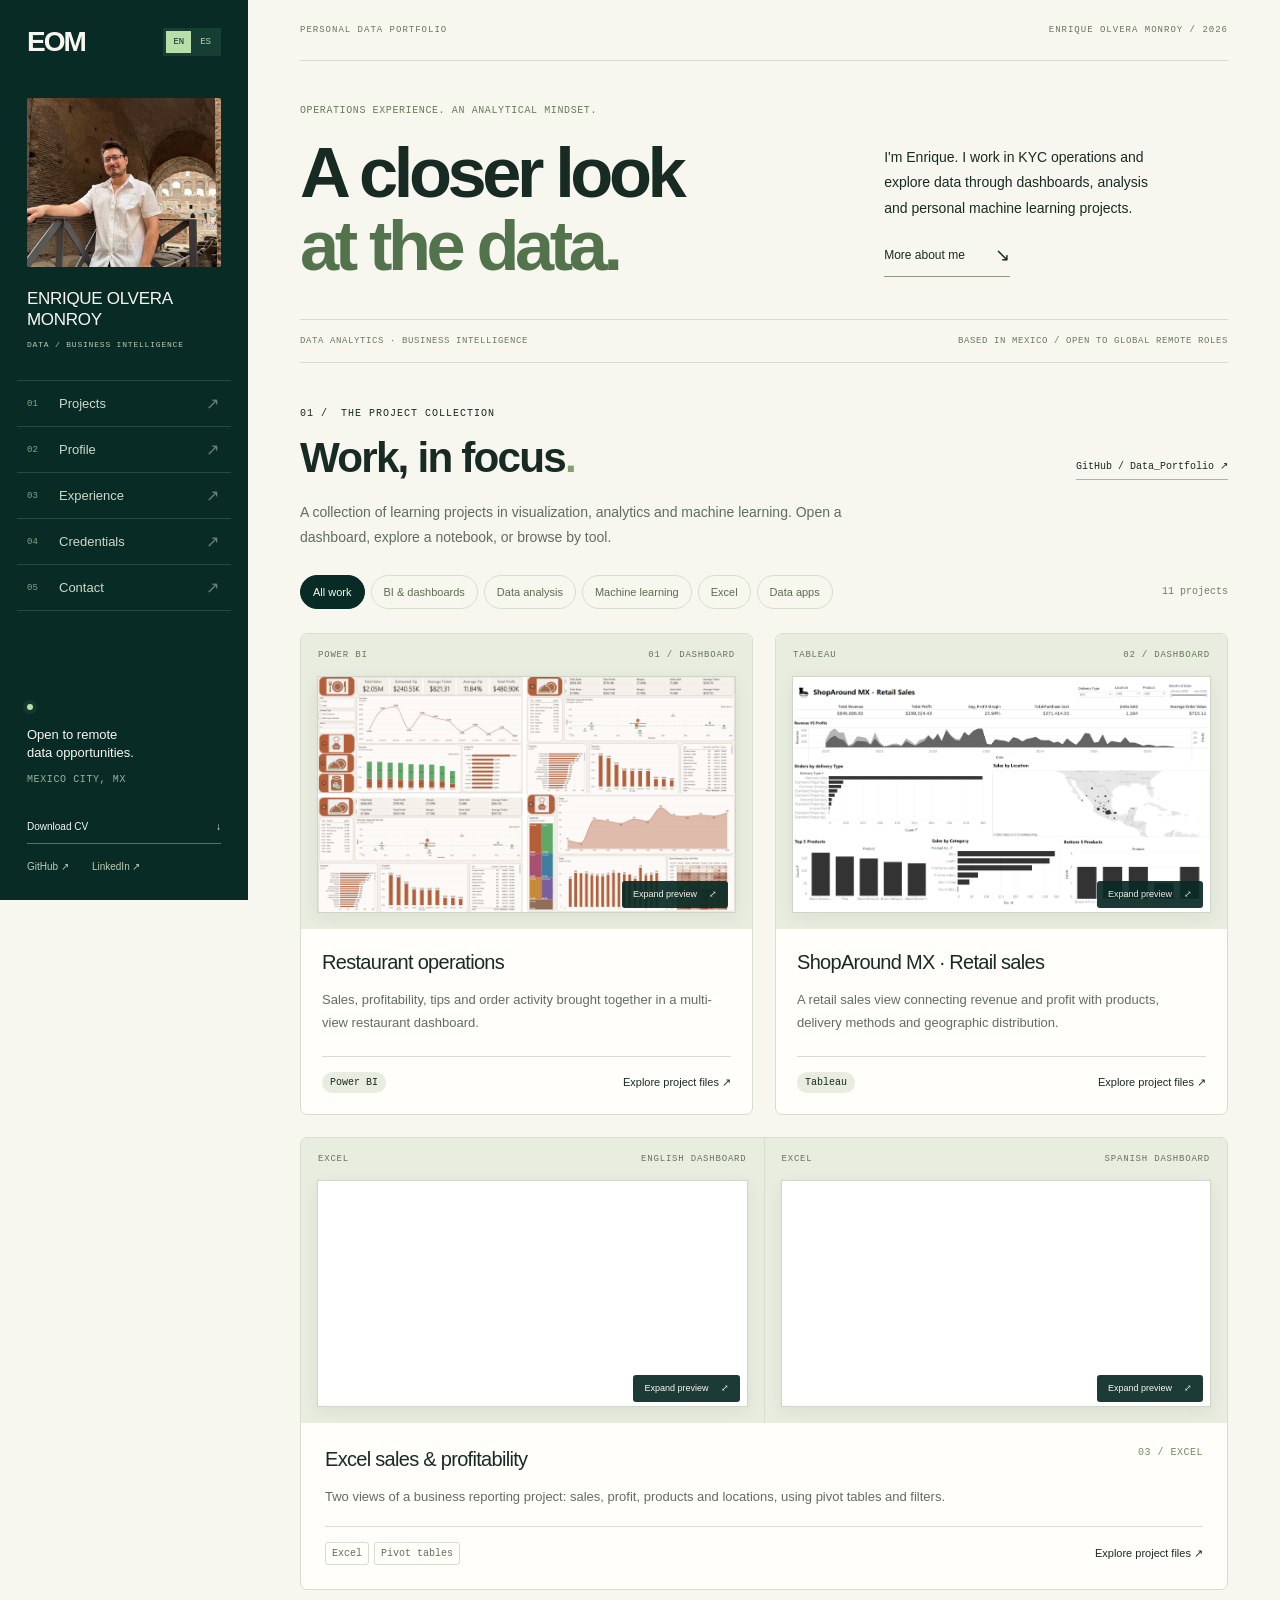
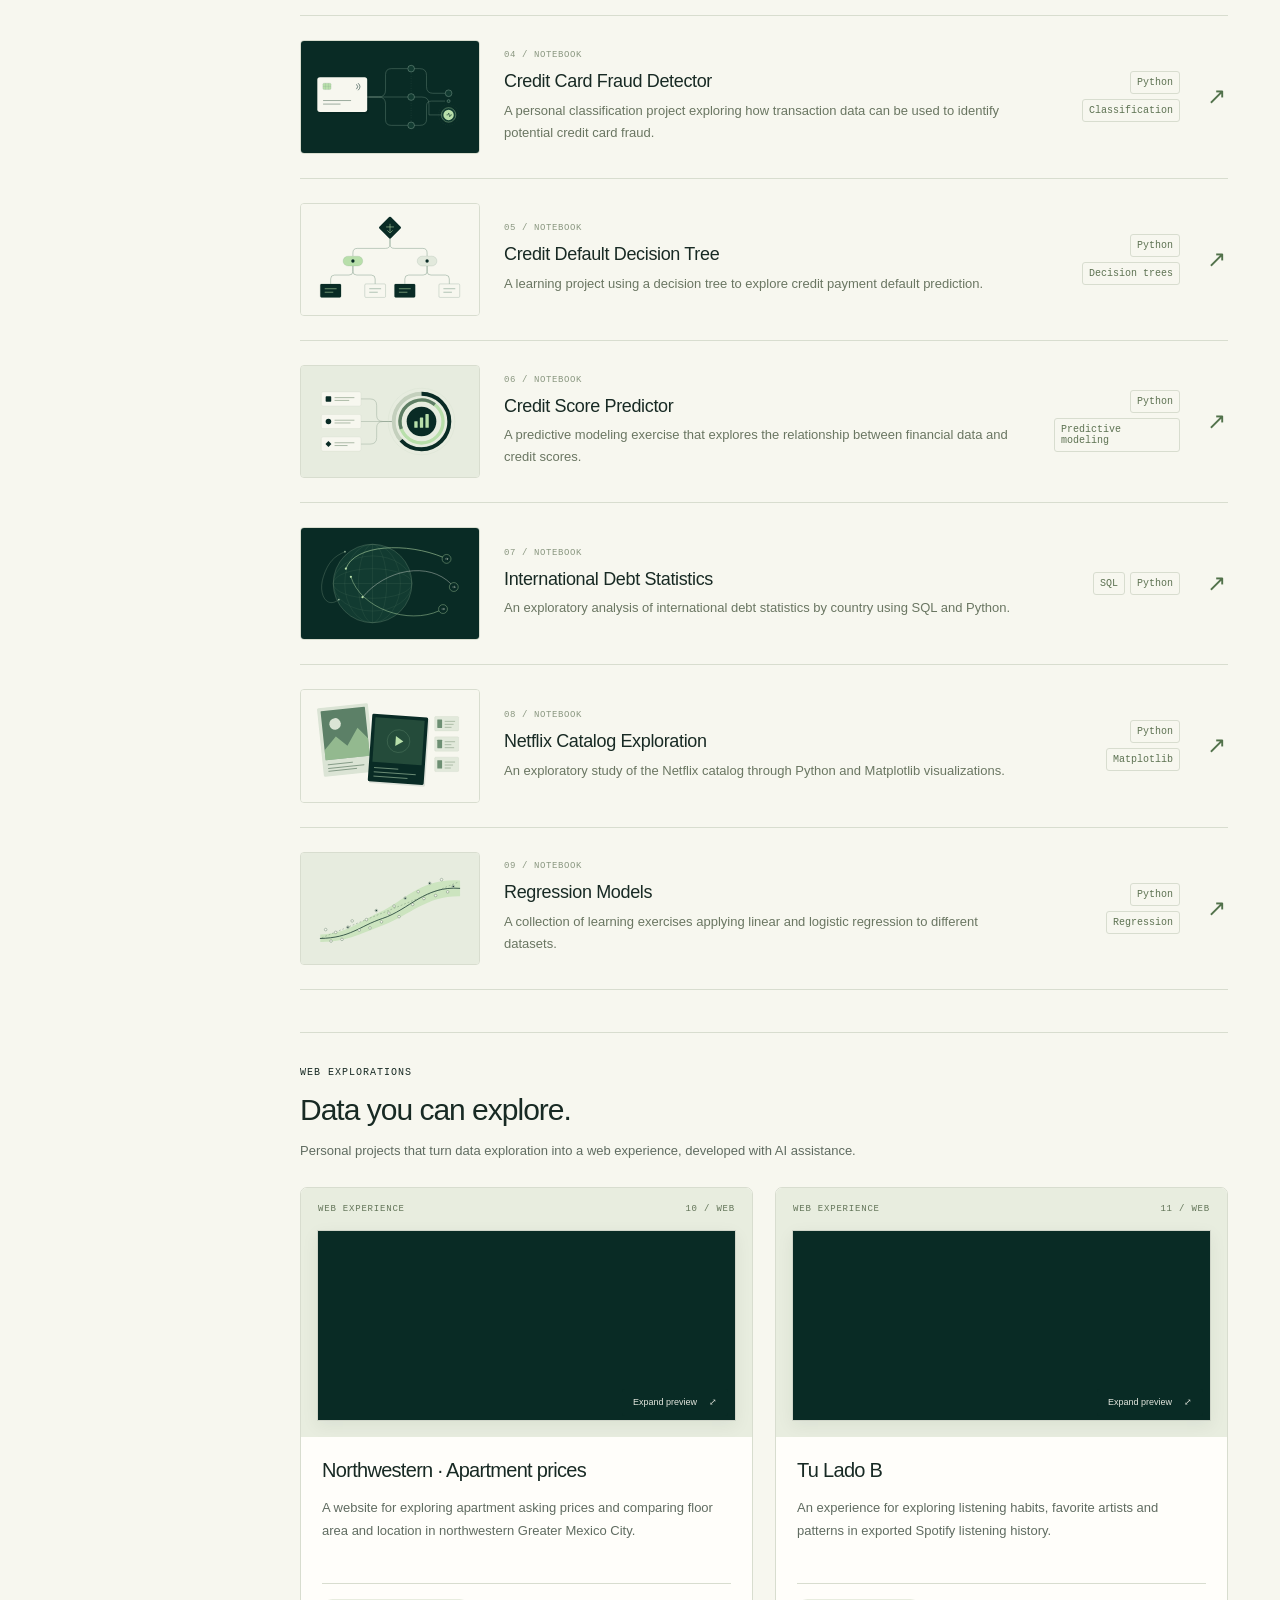
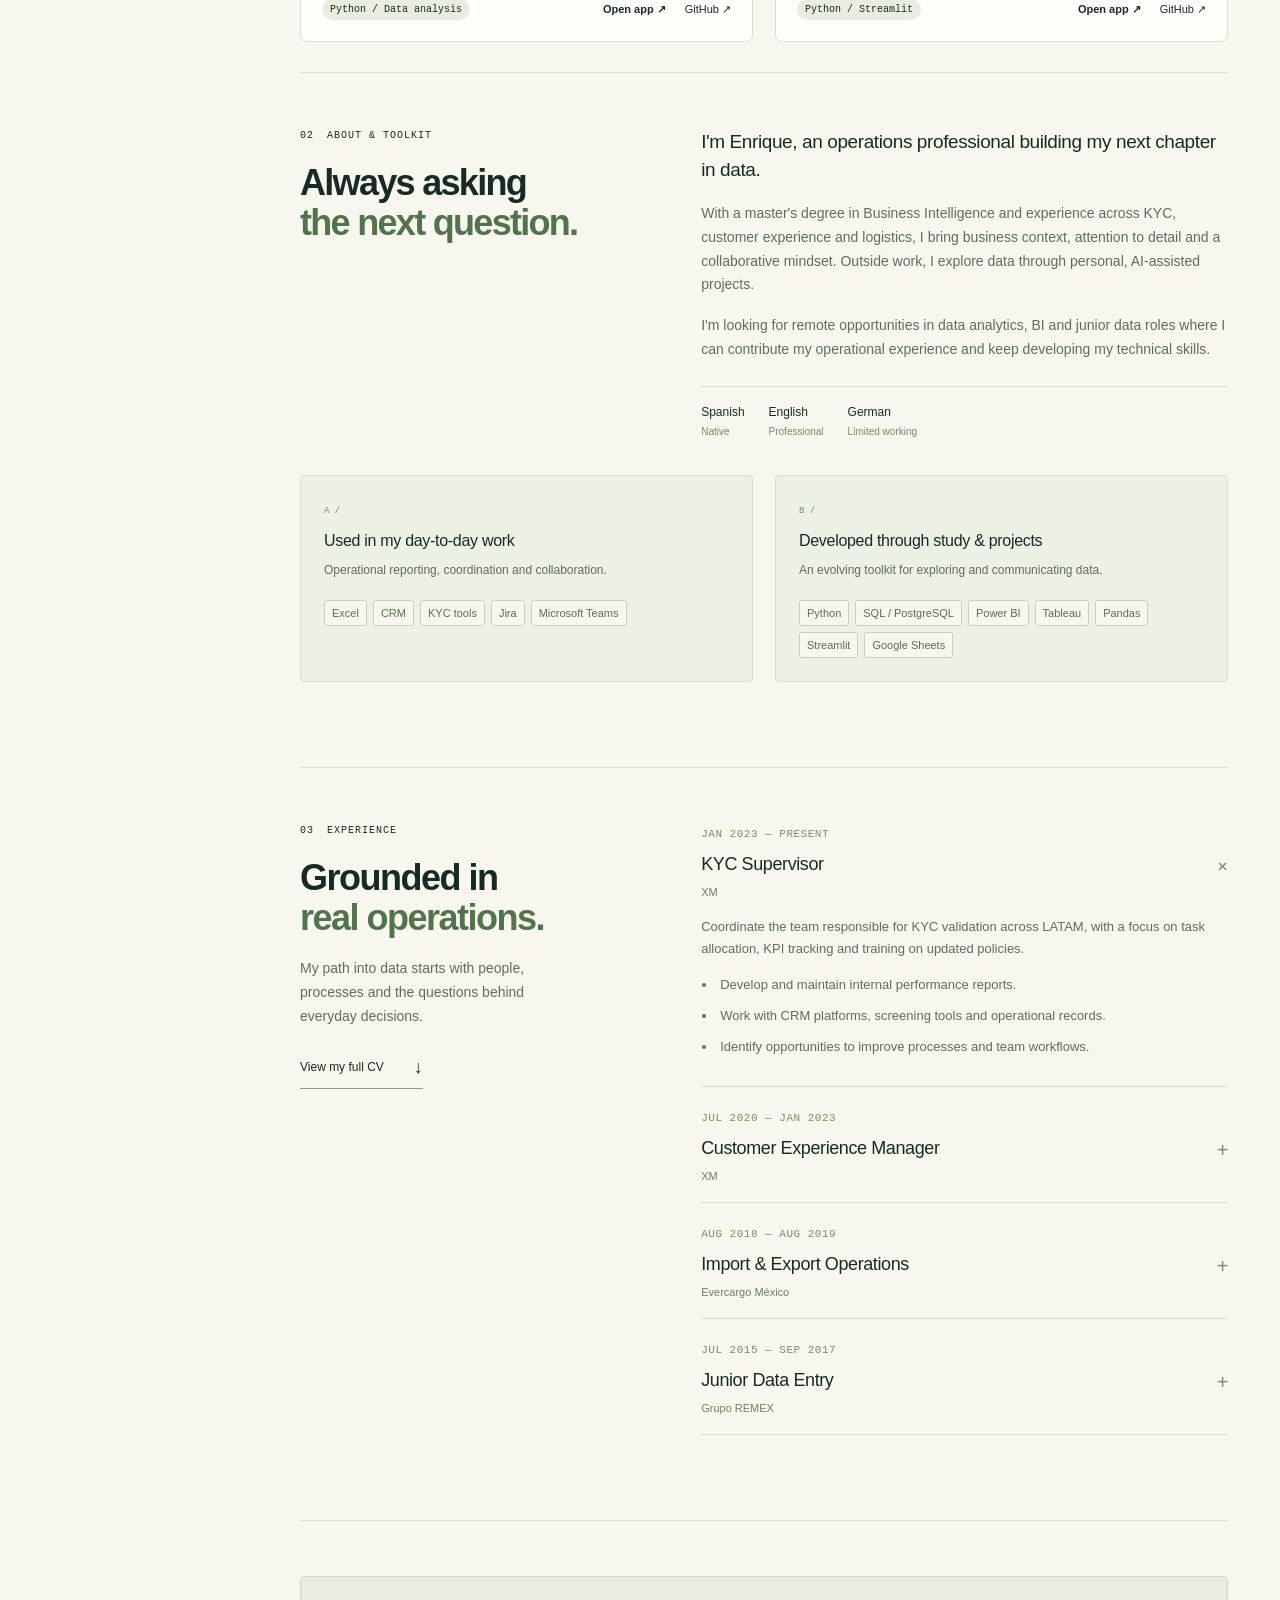
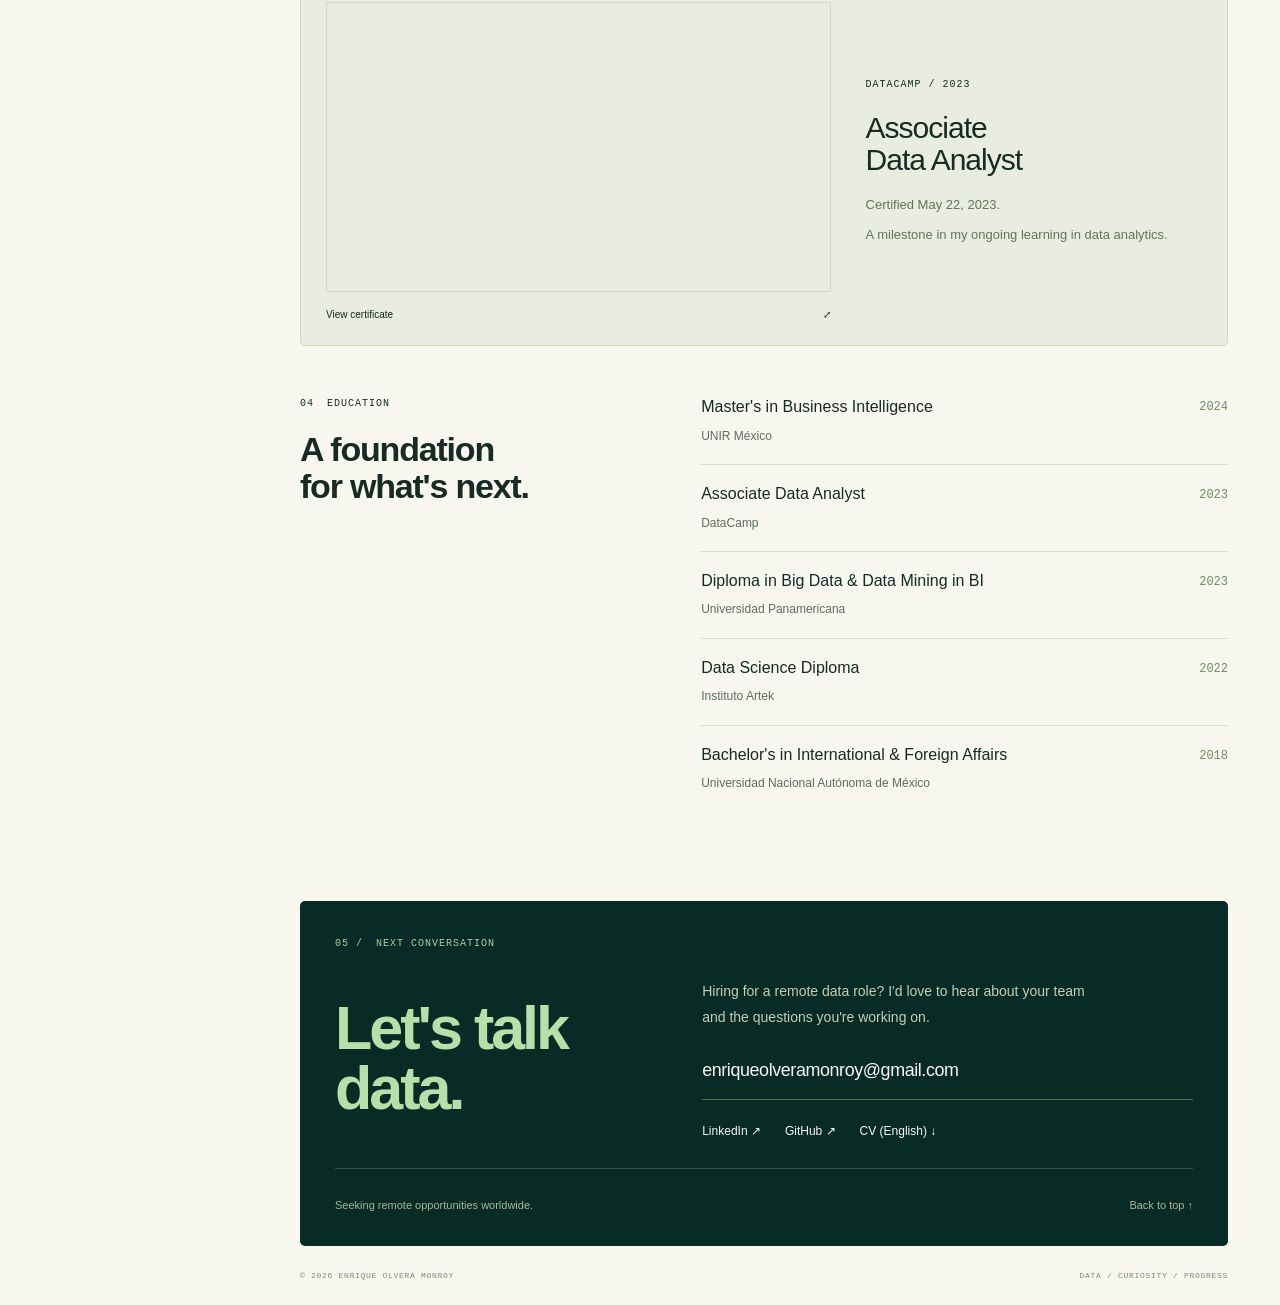
<file: index.html>
<!doctype html>
<html lang="en">
<head>
<meta charset="utf-8">
<meta http-equiv="Content-Security-Policy" content="default-src 'self'; script-src 'self' 'sha256-MeUc8FlB0/M0RV/rL0AdpWwKdq6fNF1Fx7BNc8riPfY='; style-src 'self'; img-src 'self'; font-src 'self'; connect-src 'self'; object-src 'none'; base-uri 'none'; form-action 'none'; frame-src 'none'">
<meta name="referrer" content="strict-origin-when-cross-origin">
<meta name="viewport" content="width=device-width,initial-scale=1">
<title>Enrique Olvera Monroy — Data & Business Intelligence</title>
<meta name="description" content="Enrique Olvera Monroy. Operations experience, a Business Intelligence background, and personal data projects. Based in Mexico, open to remote data opportunities worldwide.">
<meta name="theme-color" content="#092b25"><meta property="og:title" content="Enrique Olvera Monroy — Data & Business Intelligence"><meta property="og:description" content="Business context. Data perspective. Explore my experience and personal projects."><meta property="og:type" content="website">
<link rel="icon" type="image/svg+xml" href="assets/favicon.svg"><link rel="stylesheet" href="styles.css"><script src="app.js" defer></script>
<link rel="canonical" href="https://enriqueolveramonroy.github.io/">
<meta property="og:url" content="https://enriqueolveramonroy.github.io/">
<meta property="og:site_name" content="Enrique Olvera Monroy — Portfolio">
<meta property="og:locale" content="en_US">
<meta property="og:locale:alternate" content="es_MX">
<meta property="og:image" content="https://enriqueolveramonroy.github.io/assets/enrique-olvera.jpeg">
<meta property="og:image:alt" content="Enrique Olvera Monroy">
<meta name="twitter:card" content="summary_large_image">
<noscript><link rel="stylesheet" href="noscript.css"></noscript>
<script type="application/ld+json">{"@context":"https://schema.org","@type":"ProfilePage","url":"https://enriqueolveramonroy.github.io/","mainEntity":{"@type":"Person","name":"Enrique Olvera Monroy","url":"https://enriqueolveramonroy.github.io/","image":"https://enriqueolveramonroy.github.io/assets/enrique-olvera.jpeg","sameAs":["https://github.com/EnriqueOlveraMonroy","https://www.linkedin.com/in/enrique-olvera-monroy"]}}</script>
</head>
<body>
<a class="skip" href="#main" data-i18n="skip">Skip to content</a>
<aside class="sidebar site-header">
<div class="sidebar-top"><a class="brand" href="#home" aria-label="Enrique Olvera Monroy — home" data-label="home">EOM</a><div class="languages" role="group" aria-label="Language" data-label="language"><button type="button" data-language="en" aria-pressed="true" lang="en">EN</button><button type="button" data-language="es" aria-pressed="false" lang="es">ES</button></div><button class="menu-toggle" aria-label="Open menu" data-label="openMenu" aria-expanded="false" aria-controls="mobile-nav"><span></span><span></span></button></div>
<div class="profile"><img src="assets/enrique-olvera.jpeg" alt="Enrique Olvera Monroy" width="1280" height="1280" fetchpriority="high" loading="lazy" decoding="async"><p>ENRIQUE OLVERA<br>MONROY</p><span class="profile-title">DATA / BUSINESS INTELLIGENCE</span></div>
<nav class="side-nav desktop-nav" aria-label="Main navigation" data-label="navigation"><a href="#work"><span>01</span><span data-i18n="navWork">Projects</span><span aria-hidden="true">↗</span></a><a href="#about"><span>02</span><span data-i18n="navAbout">Profile</span><span aria-hidden="true">↗</span></a><a href="#experience"><span>03</span><span data-i18n="navExperience">Experience</span><span aria-hidden="true">↗</span></a><a href="#credentials"><span>04</span><span data-i18n="navCredentials">Credentials</span><span aria-hidden="true">↗</span></a><a href="#contact"><span>05</span><span data-i18n="contact">Contact</span><span aria-hidden="true">↗</span></a></nav>
<nav id="mobile-nav" hidden aria-label="Mobile navigation" data-label="mobileNav"><a href="#work" data-i18n="navWork">Projects</a><a href="#about" data-i18n="navAbout">Profile</a><a href="#experience" data-i18n="navExperience">Experience</a><a href="#credentials" data-i18n="navCredentials">Credentials</a><a href="#contact" data-i18n="contact">Contact</a></nav>
<div class="sidebar-bottom"><span class="status-dot"></span><p data-i18n="sideAvailable">Open to remote<br>data opportunities.</p><span class="side-location">MEXICO CITY, MX</span><a class="sidebar-cv" href="assets/enrique-olvera-cv.pdf" download="Enrique-Olvera-Monroy-CV.pdf"><span data-i18n="download">Download CV</span> ↓</a><div class="side-socials"><a href="https://github.com/EnriqueOlveraMonroy/Data_Portfolio" target="_blank" rel="noopener noreferrer">GitHub ↗</a><a href="https://www.linkedin.com/in/enrique-olvera-monroy" target="_blank" rel="noopener noreferrer">LinkedIn ↗</a></div></div>
</aside>
<main tabindex="-1" id="main" class="main-shell"><noscript><p class="no-script-note">JavaScript is off. Project links, images and the CV remain available; language switching and filters require JavaScript. / JavaScript está desactivado. Los enlaces, imágenes y CV siguen disponibles.</p></noscript>
<section class="intro" id="home"><div class="intro-top"><span data-i18n="portfolioLabel">PERSONAL DATA PORTFOLIO</span><span>ENRIQUE OLVERA MONROY / 2026</span></div><div class="intro-grid"><div><p class="eyebrow" data-i18n="introEyebrow">OPERATIONS EXPERIENCE. AN ANALYTICAL MINDSET.</p><h1><span data-i18n="introTitle1">A closer look</span><br><span class="outline-word" data-i18n="introTitle2">at the data.</span></h1></div><div class="intro-note"><p data-i18n="introText">I'm Enrique. I work in KYC operations and explore data through dashboards, analysis and personal machine learning projects.</p><a href="#about" class="text-link"><span data-i18n="moreAbout">More about me</span><span aria-hidden="true">↘</span></a></div></div><div class="intro-strip"><span data-i18n="focusRoles">DATA ANALYTICS · BUSINESS INTELLIGENCE</span><span data-i18n="remoteShort">BASED IN MEXICO / OPEN TO GLOBAL REMOTE ROLES</span></div></section>
<section class="work-section" id="work"><div class="section-heading"><div><p class="eyebrow"><span>01 /</span><span data-i18n="workLabel">THE PROJECT COLLECTION</span></p><h2 data-i18n="workHeading">Work, in focus<span class="small-dot">.</span></h2></div><a class="repo-link" href="https://github.com/EnriqueOlveraMonroy/Data_Portfolio" target="_blank" rel="noopener noreferrer">GitHub / Data_Portfolio ↗</a></div><p class="work-intro" data-i18n="workIntro">A collection of learning projects in visualization, analytics and machine learning. Open a dashboard, explore a notebook, or browse by tool.</p><div class="filter-row"><div class="filters" role="group" aria-label="Filter projects" data-label="filterProjects"><button type="button" data-filter="all" aria-pressed="true" data-i18n="filterAll">All work</button><button type="button" data-filter="bi" aria-pressed="false" data-i18n="filterBI">BI & dashboards</button><button type="button" data-filter="analysis" aria-pressed="false" data-i18n="filterAnalysis">Data analysis</button><button type="button" data-filter="ml" aria-pressed="false" data-i18n="filterML">Machine learning</button><button type="button" data-filter="excel" aria-pressed="false">Excel</button><button type="button" data-filter="web" aria-pressed="false" data-i18n="filterWeb">Data apps</button></div><span id="project-count" role="status" aria-live="polite" aria-atomic="true">11 projects</span></div>
<div class="dashboard-grid">
<article class="dashboard-card" data-category="bi"><a class="dashboard-preview restaurant" data-image="restaurant" aria-label="Enlarge restaurant dashboard" data-label="restaurantPreview" href="assets/restaurant-dashboard.png"><div class="preview-chrome"><span>POWER BI</span><span>01 / DASHBOARD</span></div><picture><source type="image/webp" srcset="assets/restaurant-dashboard.webp"><img src="assets/restaurant-dashboard.png" alt="Restaurant dashboard showing sales, profit, tips, product mix and order activity" data-alt="restaurantAlt" width="1920" height="1080" decoding="async" loading="lazy"></picture><span class="zoom-badge"><span data-i18n="expand">Expand preview</span> ⤢</span></a><div class="dashboard-info"><div class="card-title"><h3 data-i18n="restaurantTitle">Restaurant operations</h3></div><p data-i18n="restaurantDescription">Sales, profitability, tips and order activity brought together in a multi-view restaurant dashboard.</p><div class="card-bottom"><span class="tool-label">Power BI</span><a href="https://github.com/EnriqueOlveraMonroy/Data_Portfolio/tree/main/Power%20BI%20projects/Dashboard_Restaurant" target="_blank" rel="noopener noreferrer"><span data-i18n="openFiles">Explore project files</span> ↗</a></div></div></article>
<article class="dashboard-card" data-category="bi"><a class="dashboard-preview retail" data-image="retail" aria-label="Enlarge retail sales dashboard" data-label="retailPreview" href="assets/retail-sales.png"><div class="preview-chrome"><span>TABLEAU</span><span>02 / DASHBOARD</span></div><picture><source type="image/webp" srcset="assets/retail-sales.webp"><img src="assets/retail-sales.png" alt="ShopAround MX retail sales dashboard showing revenue, profit, delivery methods, locations and products" data-alt="retailAlt" width="1911" height="1028" decoding="async" loading="lazy"></picture><span class="zoom-badge"><span data-i18n="expand">Expand preview</span> ⤢</span></a><div class="dashboard-info"><div class="card-title"><h3 data-i18n="retailTitle">ShopAround MX · Retail sales</h3></div><p data-i18n="retailDescription">A retail sales view connecting revenue and profit with products, delivery methods and geographic distribution.</p><div class="card-bottom"><span class="tool-label">Tableau</span><a href="https://github.com/EnriqueOlveraMonroy/Data_Portfolio/tree/main/Tableau%20projects/Sales" target="_blank" rel="noopener noreferrer"><span data-i18n="openFiles">Explore project files</span> ↗</a></div></div></article>
</div>
<article class="excel-feature dashboard-card" data-category="excel"><div class="excel-images"><a class="dashboard-preview " data-image="excelEn" aria-label="Enlarge English Excel dashboard" data-label="excelEnPreview" href="assets/excel-dashboard-en.png"><span class="preview-chrome"><span>EXCEL</span><span><span data-i18n="englishDashboard">ENGLISH DASHBOARD</span></span></span><picture><source type="image/webp" srcset="assets/excel-dashboard-en.webp"><img src="assets/excel-dashboard-en.png" alt="English Excel dashboard with income, profit, sales, quarterly trends and product filters" data-alt="excelEnAlt" width="2054" height="1066" loading="lazy" decoding="async"></picture><span class="zoom-badge"><span data-i18n="expand">Expand preview</span> ⤢</span></a><a class="dashboard-preview " data-image="excelEs" aria-label="Enlarge Spanish Excel dashboard" data-label="excelEsPreview" href="assets/excel-dashboard-es.png"><span class="preview-chrome"><span>EXCEL</span><span><span data-i18n="spanishDashboard">SPANISH DASHBOARD</span></span></span><picture><source type="image/webp" srcset="assets/excel-dashboard-es.webp"><img src="assets/excel-dashboard-es.png" alt="Spanish Excel sales dashboard with quarterly and annual profit, top products and locations" data-alt="excelEsAlt" width="2256" height="990" loading="lazy" decoding="async"></picture><span class="zoom-badge"><span data-i18n="expand">Expand preview</span> ⤢</span></a></div><div class="dashboard-info"><div class="card-title"><h3 data-i18n="excelTitle">Excel sales & profitability</h3><span class="excel-number">03 / EXCEL</span></div><p data-i18n="excelDescription">Two views of a business reporting project: sales, profit, products and locations, using pivot tables and filters.</p><div class="card-bottom"><div class="directory-tags"><span>Excel</span><span data-i18n="pivotTables">Pivot tables</span></div><a href="https://github.com/EnriqueOlveraMonroy/Data_Portfolio/tree/main/Excel%20projects" target="_blank" rel="noopener noreferrer"><span data-i18n="openFiles">Explore project files</span> ↗</a></div></div></article>
<div class="project-directory" id="project-directory"><article class="directory-row illustrated-row" data-category="ml"><a class="cover-preview" data-image="fraud" aria-label="View illustration: Credit Card Fraud Detector" href="assets/covers/fraud.svg"><img src="assets/covers/fraud.svg" alt="Conceptual illustration of a credit card and transaction network" width="960" height="600" loading="lazy"></a><div class="directory-body"><span class="directory-index">04 / NOTEBOOK</span><h3><a href="https://github.com/EnriqueOlveraMonroy/Data_Portfolio/tree/main/Credit%20Card%20Fraud%20Detector" target="_blank" rel="noopener noreferrer">Credit Card Fraud Detector</a></h3><p>A personal classification project exploring how transaction data can be used to identify potential credit card fraud.</p></div><div class="directory-tags"><span>Python</span><span>Classification</span></div><a class="directory-arrow" href="https://github.com/EnriqueOlveraMonroy/Data_Portfolio/tree/main/Credit%20Card%20Fraud%20Detector" aria-label="View Credit Card Fraud Detector on GitHub" target="_blank" rel="noopener noreferrer">↗</a></article><article class="directory-row illustrated-row" data-category="ml"><a class="cover-preview" data-image="default" aria-label="View illustration: Credit Default Decision Tree" href="assets/covers/default.svg"><img src="assets/covers/default.svg" alt="Conceptual illustration of a branching decision tree" width="960" height="600" loading="lazy"></a><div class="directory-body"><span class="directory-index">05 / NOTEBOOK</span><h3><a href="https://github.com/EnriqueOlveraMonroy/Data_Portfolio/tree/main/Credit%20Default%20Decision%20Tree" target="_blank" rel="noopener noreferrer">Credit Default Decision Tree</a></h3><p>A learning project using a decision tree to explore credit payment default prediction.</p></div><div class="directory-tags"><span>Python</span><span>Decision trees</span></div><a class="directory-arrow" href="https://github.com/EnriqueOlveraMonroy/Data_Portfolio/tree/main/Credit%20Default%20Decision%20Tree" aria-label="View Credit Default Decision Tree on GitHub" target="_blank" rel="noopener noreferrer">↗</a></article><article class="directory-row illustrated-row" data-category="ml"><a class="cover-preview" data-image="score" aria-label="View illustration: Credit Score Predictor" href="assets/covers/score.svg"><img src="assets/covers/score.svg" alt="Conceptual illustration of signals used in credit scoring" width="960" height="600" loading="lazy"></a><div class="directory-body"><span class="directory-index">06 / NOTEBOOK</span><h3><a href="https://github.com/EnriqueOlveraMonroy/Data_Portfolio/tree/main/Credit%20Score%20Predictor" target="_blank" rel="noopener noreferrer">Credit Score Predictor</a></h3><p>A predictive modeling exercise that explores the relationship between financial data and credit scores.</p></div><div class="directory-tags"><span>Python</span><span>Predictive modeling</span></div><a class="directory-arrow" href="https://github.com/EnriqueOlveraMonroy/Data_Portfolio/tree/main/Credit%20Score%20Predictor" aria-label="View Credit Score Predictor on GitHub" target="_blank" rel="noopener noreferrer">↗</a></article><article class="directory-row illustrated-row" data-category="analysis"><a class="cover-preview" data-image="debt" aria-label="View illustration: International Debt Statistics" href="assets/covers/debt.svg"><img src="assets/covers/debt.svg" alt="Conceptual illustration of international financial flows around a globe" width="960" height="600" loading="lazy"></a><div class="directory-body"><span class="directory-index">07 / NOTEBOOK</span><h3><a href="https://github.com/EnriqueOlveraMonroy/Data_Portfolio/tree/main/International_Debt_Statistics_Analysis" target="_blank" rel="noopener noreferrer">International Debt Statistics</a></h3><p>An exploratory analysis of international debt statistics by country using SQL and Python.</p></div><div class="directory-tags"><span>SQL</span><span>Python</span></div><a class="directory-arrow" href="https://github.com/EnriqueOlveraMonroy/Data_Portfolio/tree/main/International_Debt_Statistics_Analysis" aria-label="View International Debt Statistics on GitHub" target="_blank" rel="noopener noreferrer">↗</a></article><article class="directory-row illustrated-row" data-category="analysis"><a class="cover-preview" data-image="netflix" aria-label="View illustration: Netflix Catalog Exploration" href="assets/covers/netflix.svg"><img src="assets/covers/netflix.svg" alt="Conceptual illustration of an audiovisual catalog" width="960" height="600" loading="lazy"></a><div class="directory-body"><span class="directory-index">08 / NOTEBOOK</span><h3><a href="https://github.com/EnriqueOlveraMonroy/Data_Portfolio/tree/main/Netflix%20Data%20Visualization%20Exploratory%20Insights" target="_blank" rel="noopener noreferrer">Netflix Catalog Exploration</a></h3><p>An exploratory study of the Netflix catalog through Python and Matplotlib visualizations.</p></div><div class="directory-tags"><span>Python</span><span>Matplotlib</span></div><a class="directory-arrow" href="https://github.com/EnriqueOlveraMonroy/Data_Portfolio/tree/main/Netflix%20Data%20Visualization%20Exploratory%20Insights" aria-label="View Netflix Catalog Exploration on GitHub" target="_blank" rel="noopener noreferrer">↗</a></article><article class="directory-row illustrated-row" data-category="ml"><a class="cover-preview" data-image="regression" aria-label="View illustration: Regression Models" href="assets/covers/regression.svg"><img src="assets/covers/regression.svg" alt="Conceptual illustration of data points and regression curves" width="960" height="600" loading="lazy"></a><div class="directory-body"><span class="directory-index">09 / NOTEBOOK</span><h3><a href="https://github.com/EnriqueOlveraMonroy/Data_Portfolio/tree/main/Regression%20Models" target="_blank" rel="noopener noreferrer">Regression Models</a></h3><p>A collection of learning exercises applying linear and logistic regression to different datasets.</p></div><div class="directory-tags"><span>Python</span><span>Regression</span></div><a class="directory-arrow" href="https://github.com/EnriqueOlveraMonroy/Data_Portfolio/tree/main/Regression%20Models" aria-label="View Regression Models on GitHub" target="_blank" rel="noopener noreferrer">↗</a></article></div>
<div class="web-collection"><div class="web-collection-heading"><p class="eyebrow" data-i18n="webLabel">WEB EXPLORATIONS</p><h3 data-i18n="webHeading">Data you can explore.</h3><p data-i18n="webIntro">Personal projects that turn data exploration into a web experience, developed with AI assistance.</p></div><div class="web-grid"><article class="dashboard-card web-card" data-category="web"><a class="dashboard-preview " data-image="housing" aria-label="Enlarge apartment analysis website" data-label="housingPreview" href="assets/apartment-web.png"><span class="preview-chrome"><span data-i18n="webExperience">WEB EXPERIENCE</span><span>10 / WEB</span></span><picture><source type="image/webp" srcset="assets/apartment-web.webp"><img src="assets/apartment-web.png" alt="Screenshot of the Northwestern Apartment Price Analysis website with yellow masthead and project introduction" data-alt="housingAlt" width="1528" height="668" loading="lazy" decoding="async"></picture><span class="zoom-badge"><span data-i18n="expand">Expand preview</span> ⤢</span></a><div class="dashboard-info"><div class="card-title"><h3 data-i18n="housingCardTitle">Northwestern · Apartment prices</h3></div><p data-i18n="housingCardDescription">A website for exploring apartment asking prices and comparing floor area and location in northwestern Greater Mexico City.</p><div class="card-bottom"><span class="tool-label" data-i18n="housingTools">Python / Data analysis</span><div class="web-links"><a class="live-app-link" href="https://northwestern-apartment-price-analysis.onrender.com/" target="_blank" rel="noopener noreferrer"><span data-i18n="openApp">Open app</span> ↗</a><a href="https://github.com/EnriqueOlveraMonroy/Northwestern-Apartment-Price-Analysis" target="_blank" rel="noopener noreferrer">GitHub ↗</a></div></div></div></article><article class="dashboard-card web-card" data-category="web"><a class="dashboard-preview " data-image="music" aria-label="Enlarge Tu Lado B website" data-label="musicPreview" href="assets/tu-lado-b-web.png"><span class="preview-chrome"><span data-i18n="webExperience">WEB EXPERIENCE</span><span>11 / WEB</span></span><picture><source type="image/webp" srcset="assets/tu-lado-b-web.webp"><img src="assets/tu-lado-b-web.png" alt="Screenshot of the Tu Lado B website with its green introduction, musical note and listening history features" data-alt="musicAlt" width="1464" height="552" loading="lazy" decoding="async"></picture><span class="zoom-badge"><span data-i18n="expand">Expand preview</span> ⤢</span></a><div class="dashboard-info"><div class="card-title"><h3>Tu Lado B</h3></div><p data-i18n="musicCardDescription">An experience for exploring listening habits, favorite artists and patterns in exported Spotify listening history.</p><div class="card-bottom"><span class="tool-label">Python / Streamlit</span><div class="web-links"><a class="live-app-link" href="https://tu-lado-b.streamlit.app/" target="_blank" rel="noopener noreferrer"><span data-i18n="openApp">Open app</span> ↗</a><a href="https://github.com/EnriqueOlveraMonroy/Tu-lado-b" target="_blank" rel="noopener noreferrer">GitHub ↗</a></div></div></div></article></div></div>
</section>
<section class="section about-section wrap" id="about"><div class="about-grid"><div><p class="eyebrow"><span class="section-number">02</span><span data-i18n="aboutLabel">ABOUT & TOOLKIT</span></p><h2><span data-i18n="aboutHeading1">Always asking</span><br><em data-i18n="aboutHeading2">the next question.</em></h2></div><div class="about-copy"><p class="lead" data-i18n="aboutLead">I'm Enrique, an operations professional building my next chapter in data.</p><p data-i18n="aboutBody">With a master's degree in Business Intelligence and experience across KYC, customer experience and logistics, I bring business context, attention to detail and a collaborative mindset. Outside work, I explore data through personal, AI-assisted projects.</p><p data-i18n="aboutLooking">I'm looking for remote opportunities in data analytics, BI and junior data roles where I can contribute my operational experience and keep developing my technical skills.</p><div class="language-list"><span data-i18n="spanish">Spanish <small>Native</small></span><span data-i18n="english">English <small>Professional</small></span><span data-i18n="german">German <small>Limited working</small></span></div></div></div>
<div class="skills-grid"><div class="skill-block"><span class="skill-index">A /</span><h3 data-i18n="skillsWork">Used in my day-to-day work</h3><p data-i18n="skillsWorkText">Operational reporting, coordination and collaboration.</p><div class="tags"><span>Excel</span><span>CRM</span><span data-i18n="kycTools">KYC tools</span><span>Jira</span><span>Microsoft Teams</span></div></div><div class="skill-block"><span class="skill-index">B /</span><h3 data-i18n="skillsData">Developed through study & projects</h3><p data-i18n="skillsDataText">An evolving toolkit for exploring and communicating data.</p><div class="tags"><span>Python</span><span>SQL / PostgreSQL</span><span>Power BI</span><span>Tableau</span><span>Pandas</span><span>Streamlit</span><span>Google Sheets</span></div></div></div>
</section>
<section class="experience-section section" id="experience"><div class="wrap experience-grid"><div class="experience-heading"><p class="eyebrow"><span class="section-number">03</span><span data-i18n="experienceLabel">EXPERIENCE</span></p><h2><span data-i18n="experienceHeading1">Grounded in</span><br><em data-i18n="experienceHeading2">real operations.</em></h2><p data-i18n="experienceIntro">My path into data starts with people, processes and the questions behind everyday decisions.</p><a href="assets/enrique-olvera-cv.pdf" class="text-link light" download="Enrique-Olvera-Monroy-CV.pdf"><span data-i18n="fullResume">View my full CV</span><span aria-hidden="true">↓</span></a></div><div class="timeline">
<details open><summary><span class="timeline-date" data-i18n="date1">JAN 2023 — PRESENT</span><span class="role-line"><span>KYC Supervisor</span><span class="expand" aria-hidden="true">+</span></span><span class="company">XM</span></summary><div class="role-body"><p data-i18n="role1">Coordinate the team responsible for KYC validation across LATAM, with a focus on task allocation, KPI tracking and training on updated policies.</p><ul><li data-i18n="role1a">Develop and maintain internal performance reports.</li><li data-i18n="role1b">Work with CRM platforms, screening tools and operational records.</li><li data-i18n="role1c">Identify opportunities to improve processes and team workflows.</li></ul></div></details>
<details><summary><span class="timeline-date" data-i18n="date2">JUL 2020 — JAN 2023</span><span class="role-line"><span>Customer Experience Manager</span><span class="expand" aria-hidden="true">+</span></span><span class="company">XM</span></summary><div class="role-body"><p data-i18n="role2">Provided bilingual customer support and coordinated with internal teams to improve service processes and data collection.</p><ul><li data-i18n="role2a">Built Excel dashboards to track customer satisfaction and response times.</li><li data-i18n="role2b">Reviewed recurring service issues and customer interaction trends.</li><li data-i18n="role2c">Supported international clients in English and Spanish.</li></ul></div></details>
<details><summary><span class="timeline-date" data-i18n="date3">AUG 2018 — AUG 2019</span><span class="role-line"><span data-i18n="role3title">Import & Export Operations</span><span class="expand" aria-hidden="true">+</span></span><span class="company">Evercargo México</span></summary><div class="role-body"><p data-i18n="role3">Coordinated shipment follow-up, inventory and logistics documentation. Prepared freight-cost reports and communicated with clients, customs and shipping agencies.</p></div></details>
<details><summary><span class="timeline-date" data-i18n="date4">JUL 2015 — SEP 2017</span><span class="role-line"><span>Junior Data Entry</span><span class="expand" aria-hidden="true">+</span></span><span class="company">Grupo REMEX</span></summary><div class="role-body"><p data-i18n="role4">Maintained records using Excel and internal data-processing software, prepared cost and revenue reports, and supported administrative operations.</p></div></details>
</div></div></section>
<section class="education-section section" id="credentials"><div class="certificate-feature"><a data-image="certificate" aria-label="View DataCamp certificate" data-label="certificatePreview" class="certificate-preview" href="assets/associate-data-analyst.png"><picture><source type="image/webp" srcset="assets/associate-data-analyst.webp"><img src="assets/associate-data-analyst.png" alt="DataCamp Associate Data Analyst certificate issued to Enrique Olvera Monroy on May 22, 2023" data-alt="certificateAlt" width="1059" height="607" loading="lazy" decoding="async"></picture><span data-i18n="viewCertificate">View certificate</span><span aria-hidden="true">⤢</span></a><div><span class="eyebrow">DATACAMP / 2023</span><h3>Associate <br>Data Analyst</h3><p data-i18n="certDate">Certified May 22, 2023.</p><p data-i18n="certBody">A milestone in my ongoing learning in data analytics.</p></div></div><div class="wrap education-grid"><div><p class="eyebrow"><span class="section-number">04</span><span data-i18n="educationLabel">EDUCATION</span></p><h2 data-i18n="educationHeading">A foundation<br>for what's next.</h2></div><div class="education-list"><div><span class="education-year">2024</span><h3 data-i18n="edu1">Master's in Business Intelligence</h3><p>UNIR México</p></div><div><span class="education-year">2023</span><h3>Associate Data Analyst</h3><p>DataCamp</p></div><div><span class="education-year">2023</span><h3 data-i18n="edu3">Diploma in Big Data & Data Mining in BI</h3><p>Universidad Panamericana</p></div><div><span class="education-year">2022</span><h3 data-i18n="edu4">Data Science Diploma</h3><p>Instituto Artek</p></div><div><span class="education-year">2018</span><h3 data-i18n="edu5">Bachelor's in International & Foreign Affairs</h3><p>Universidad Nacional Autónoma de México</p></div></div></div></section>
<section class="contact-section" id="contact"><p class="eyebrow"><span>05 /</span><span data-i18n="contactLabel">NEXT CONVERSATION</span></p><div class="contact-grid"><h2 data-i18n="newContactTitle">Let's talk <br>data.</h2><div><p data-i18n="contactBody">Hiring for a remote data role? I'd love to hear about your team and the questions you're working on.</p><a class="email-link" href="mailto:enriqueolveramonroy@gmail.com">enriqueolveramonroy@gmail.com</a><div class="socials"><a href="https://www.linkedin.com/in/enrique-olvera-monroy" target="_blank" rel="noopener noreferrer">LinkedIn ↗</a><a href="https://github.com/EnriqueOlveraMonroy/Data_Portfolio" target="_blank" rel="noopener noreferrer">GitHub ↗</a><a href="assets/enrique-olvera-cv.pdf" download="Enrique-Olvera-Monroy-CV.pdf"><span data-i18n="downloadEnglish">CV (English)</span> ↓</a></div></div></div><div class="contact-foot"><span data-i18n="remoteNote">Seeking remote opportunities worldwide.</span><a href="#home"><span data-i18n="backTop">Back to top</span> ↑</a></div></section><footer class="footer"><span>© 2026 ENRIQUE OLVERA MONROY</span><span data-i18n="footerWords">DATA / CURIOSITY / PROGRESS</span></footer></main>
<dialog id="image-dialog" aria-labelledby="image-dialog-title" aria-describedby="image-caption"><div class="image-dialog-bar"><h2 id="image-dialog-title"></h2><div class="image-controls"><button type="button" id="image-zoom" data-i18n="zoomImage">Zoom image</button><button class="dialog-close" aria-label="Close preview" data-label="closePreview">×</button></div></div><div class="image-stage" tabindex="0" role="region" aria-label="Image preview; scroll to explore when zoomed" data-label="imageStage"><img id="expanded-image" alt=""></div><p class="image-caption" id="image-caption" role="status" aria-live="polite" aria-atomic="true"></p><button type="button" class="image-retry" id="image-retry" hidden>Retry image</button></dialog>
</body></html>
</file>
<file: styles.css>
:root {
  --forest: #092b25;
  --forest2: #123b31;
  --ink: #182a24;
  --paper: #f7f7ef;
  --mint: #b8dfaa;
  --muted: #606c61;
  --line: #d8ddcf;
  --side: 248px;
  --sans: "Helvetica Neue", Arial, Helvetica, sans-serif;
  --mono: "SFMono-Regular", Consolas, monospace;
}
* {
  box-sizing: border-box;
}
html {
  scroll-behavior: smooth;
  scroll-padding-top: 30px;
}
body {
  margin: 0;
  background: var(--paper);
  color: var(--ink);
  font-family: var(--sans);
  -webkit-font-smoothing: antialiased;
}
body.modal-open {
  overflow: hidden;
}
a {
  color: inherit;
  text-decoration: none;
}
button {
  font: inherit;
  color: inherit;
  cursor: pointer;
  border: 0;
  background: none;
}
a,
button,
summary {
  -webkit-tap-highlight-color: transparent;
}
a:focus-visible,
button:focus-visible,
summary:focus-visible {
  outline: 3px solid #6b9460;
  outline-offset: 5px;
}
button[hidden],
[hidden] {
  display: none !important;
}
img {
  max-width: 100%;
  display: block;
}
h1,
h2,
h3,
p,
figure {
  margin: 0;
}
p {
  line-height: 1.7;
}
em {
  font-style: normal;
}
h2 {
  font-size: clamp(28px, 3.3vw, 46px);
  letter-spacing: -1.8px;
  line-height: 1.07;
  font-weight: 600;
}
.eyebrow {
  font-family: var(--mono);
  font-size: 9px;
  letter-spacing: 1px;
  font-weight: 400;
  display: flex;
  gap: 13px;
  line-height: 1.5;
}
.skip {
  position: fixed;
  top: -90px;
  left: 20px;
  padding: 16px;
  background: var(--mint);
  color: var(--forest);
  z-index: 99;
}
.skip:focus {
  top: 10px;
}
.sidebar {
  position: fixed;
  inset: 0 auto 0 0;
  width: var(--side);
  background: var(--forest);
  color: var(--paper);
  padding: 28px 27px;
  display: flex;
  flex-direction: column;
  z-index: 20;
  overflow-y: auto;
  scrollbar-width: thin;
}
.sidebar-top {
  display: flex;
  align-items: center;
  justify-content: space-between;
  gap: 15px;
}
.brand {
  font-size: 28px;
  letter-spacing: -2px;
  font-weight: 700;
  line-height: 1;
}
.languages {
  display: flex;
  gap: 2px;
  font-family: var(--mono);
  font-size: 10px;
  background: #173e33;
  padding: 3px;
}
.languages button {
  padding: 6px 7px;
  color: #bdd0bb;
  font-size: 9px;
}
.languages button[aria-pressed="true"] {
  background: var(--mint);
  color: var(--forest);
}
.profile {
  position: relative;
  margin-top: 42px;
}
.profile img {
  width: 100%;
  aspect-ratio: 1.15;
  object-fit: cover;
  object-position: 50% 41%;
  border-radius: 2px;
}
.profile p {
  font-size: 17px;
  line-height: 1.25;
  letter-spacing: -0.3px;
  font-weight: 500;
  margin-top: 21px;
}
.profile-title {
  display: block;
  font-family: var(--mono);
  font-size: 7px;
  letter-spacing: 0.8px;
  color: #b9cbb6;
  margin-top: 10px;
}
.side-nav {
  margin: 31px -10px 20px;
}
.side-nav a {
  display: grid;
  grid-template-columns: 24px 1fr 15px;
  gap: 8px;
  padding: 13px 10px;
  align-items: center;
  font-size: 12px;
  border-bottom: 1px solid #2b4a3f;
  color: #ced8c8;
  transition: background 0.2s;
}
.side-nav a:first-child {
  border-top: 1px solid #2b4a3f;
}
.side-nav a > span:first-child {
  font-family: var(--mono);
  font-size: 8px;
  color: #88a282;
}
.side-nav a > span:last-child {
  font-size: 16px;
  opacity: 0.5;
}
.side-nav a:hover,
.side-nav a.is-active {
  background: var(--mint);
  color: var(--forest);
}
.side-nav a.is-active > span,
.side-nav a:hover > span {
  color: inherit;
}
.sidebar-bottom {
  margin-top: auto;
  padding-top: 24px;
}
.status-dot {
  display: inline-block;
  background: var(--mint);
  width: 6px;
  height: 6px;
  border-radius: 50%;
  box-shadow: 0 0 0 4px #b8dfaa10;
}
.sidebar-bottom p {
  font-size: 12px;
  line-height: 1.4;
  margin: 12px 0;
}
.side-location {
  display: block;
  font-family: var(--mono);
  font-size: 8px;
  color: #9eb196;
  letter-spacing: 0.6px;
}
.sidebar-cv {
  margin-top: 25px;
  display: flex;
  align-items: center;
  justify-content: space-between;
  padding: 11px 0;
  border-bottom: 1px solid #5a7356;
  font-size: 11px;
}
.side-socials {
  display: flex;
  gap: 23px;
  margin-top: 17px;
  font-size: 10px;
  color: #bdcbb5;
}
.menu-toggle {
  display: none;
}
.main-shell {
  margin-left: var(--side);
  padding: 0 52px;
  max-width: 1600px;
}
.intro {
  padding: 25px 0 0;
}
.intro-top {
  display: flex;
  justify-content: space-between;
  gap: 20px;
  font-family: var(--mono);
  font-size: 8px;
  letter-spacing: 1px;
  padding-bottom: 25px;
  border-bottom: 1px solid var(--line);
  color: #69745f;
}
.intro-grid {
  display: grid;
  grid-template-columns: 1.6fr 1fr;
  gap: 34px;
  padding-block: 42px 37px;
  align-items: end;
}
.intro-grid .eyebrow {
  font-size: 8px;
  letter-spacing: 0.6px;
  color: #667b5a;
}
.intro h1 {
  font-size: clamp(46px, 5.5vw, 82px);
  font-weight: 650;
  letter-spacing: -4.4px;
  line-height: 1.03;
  margin-top: 19px;
  position: relative;
  max-width: 690px;
}
.outline-word {
  color: #52734b;
}
.intro-note {
  max-width: 280px;
  padding-bottom: 5px;
}
.note-mark {
  font-family: var(--mono);
  font-size: 16px;
  letter-spacing: -1px;
  color: #6c895c;
}
.intro-note p {
  font-size: 12px;
  line-height: 1.8;
  margin: 14px 0;
}
.text-link {
  display: inline-flex;
  gap: 30px;
  align-items: center;
  justify-content: space-between;
  font-size: 11px;
  line-height: 1.4;
  border-bottom: 1px solid #8e9b83;
  padding: 8px 0;
}
.text-link > span:last-child {
  font-size: 18px;
}
.intro-strip {
  display: flex;
  justify-content: space-between;
  gap: 20px;
  padding: 16px 0;
  border-block: 1px solid var(--line);
  font-family: var(--mono);
  font-size: 7px;
  letter-spacing: 0.6px;
  color: #6b7962;
}
.work-section {
  padding-top: 43px;
  scroll-margin-top: 25px;
}
.section-heading {
  display: flex;
  justify-content: space-between;
  align-items: flex-end;
  gap: 30px;
}
.section-heading h2 {
  margin-top: 14px;
}
.small-dot {
  color: #81a16d;
}
.repo-link {
  font-family: var(--mono);
  font-size: 9px;
  border-bottom: 1px solid #abb7a1;
  padding-bottom: 7px;
}
.work-intro {
  font-size: 12px;
  color: var(--muted);
  max-width: 580px;
  line-height: 1.8;
  margin: 20px 0 24px;
}
.filter-row {
  display: flex;
  justify-content: space-between;
  align-items: center;
  gap: 15px;
  margin-bottom: 24px;
}
.filters {
  display: flex;
  flex-wrap: wrap;
  gap: 6px;
}
.filters button {
  padding: 9px 12px;
  border: 1px solid var(--line);
  border-radius: 30px;
  font-size: 9px;
  line-height: 1.3;
  color: #5b6d51;
}
.filters button[aria-pressed="true"] {
  background: var(--forest);
  border-color: var(--forest);
  color: var(--paper);
}
.filters button:hover {
  border-color: var(--forest);
}
#project-count {
  font: 9px var(--mono);
  color: #6f7e64;
  white-space: nowrap;
}
.dashboard-grid {
  display: grid;
  grid-template-columns: 1fr 1fr;
  gap: 22px;
}
.dashboard-card {
  min-width: 0;
  border: 1px solid var(--line);
  border-radius: 7px;
  overflow: hidden;
  background: #fffefa;
  transition:
    border-color 0.2s,
    transform 0.2s;
}
.dashboard-card:hover {
  border-color: #809675;
  transform: translateY(-3px);
}
.dashboard-preview {
  display: block;
  width: 100%;
  padding: 0 16px 16px;
  position: relative;
  background: #e8eddf;
  overflow: hidden;
  text-align: left;
}
.preview-chrome {
  display: flex;
  align-items: center;
  justify-content: space-between;
  font: 7px var(--mono);
  letter-spacing: 0.8px;
  padding: 16px 1px;
  color: #637559;
}
.dashboard-preview img {
  width: 100%;
  aspect-ratio: 1.77;
  object-fit: contain;
  background: white;
  border: 1px solid #d0d5c9;
  box-shadow: 0 5px 16px #16371d10;
  transition: transform 0.25s;
}
.dashboard-preview:hover img {
  transform: scale(1.025);
}
.zoom-badge {
  position: absolute;
  bottom: 24px;
  right: 24px;
  display: flex;
  align-items: center;
  gap: 12px;
  background: var(--forest);
  color: var(--paper);
  font-size: 9px;
  line-height: 1.2;
  padding: 8px 11px;
  border-radius: 3px;
  opacity: 0;
  transform: translateY(3px);
  transition:
    opacity 0.2s,
    transform 0.2s;
}
.dashboard-preview:hover .zoom-badge,
.dashboard-preview:focus-visible .zoom-badge {
  opacity: 1;
  transform: none;
}
.dashboard-info {
  padding: 21px;
}
.card-title {
  display: flex;
  justify-content: space-between;
  gap: 15px;
  align-items: flex-start;
}
.card-title h3 {
  font-size: 20px;
  letter-spacing: -0.7px;
  font-weight: 500;
  line-height: 1.2;
}
.card-title > span {
  font-size: 20px;
  color: #728e65;
}
.dashboard-info > p {
  font-size: 11px;
  line-height: 1.8;
  color: var(--muted);
  margin: 14px 0 22px;
  min-height: 40px;
}
.card-bottom {
  display: flex;
  align-items: center;
  justify-content: space-between;
  gap: 15px;
  padding-top: 15px;
  border-top: 1px solid var(--line);
  font-size: 9px;
}
.tool-label {
  border-radius: 20px;
  padding: 5px 8px;
  background: #e8eddf;
  font: 8px var(--mono);
}
.card-bottom a:hover {
  text-decoration: underline;
}
.project-directory {
  margin-top: 25px;
}
.directory-row {
  display: grid;
  grid-template-columns: 32px 1fr 126px 24px;
  align-items: center;
  gap: 18px;
  padding: 22px 10px;
  border-top: 1px solid var(--line);
  transition: background 0.2s;
}
.directory-row:last-child {
  border-bottom: 1px solid var(--line);
}
.directory-row:hover {
  background: #e9eddf;
}
.directory-index {
  font: 9px var(--mono);
  color: #8a9780;
  align-self: start;
  padding-top: 4px;
}
.directory-row h3 {
  font-size: 16px;
  line-height: 1.3;
  font-weight: 500;
  letter-spacing: -0.35px;
}
.directory-row p {
  font-size: 11px;
  color: #6a7662;
  line-height: 1.7;
  margin-top: 6px;
  max-width: 620px;
}
.directory-tags {
  display: flex;
  flex-wrap: wrap;
  gap: 5px;
  justify-content: flex-end;
}
.directory-tags span {
  font: 8px var(--mono);
  color: #5d7252;
  border: 1px solid var(--line);
  border-radius: 3px;
  padding: 5px 6px;
}
.directory-arrow {
  font-size: 23px;
  color: #52724b;
}
.additional-work {
  display: flex;
  gap: 25px;
  align-items: center;
  flex-wrap: wrap;
  border-top: 1px dashed #c6cfbc;
  padding: 22px 0;
  margin-top: 28px;
  font-size: 10px;
}
.additional-work > span {
  font: 8px var(--mono);
  color: #7c8972;
  margin-right: 10px;
}
.additional-work a:hover {
  text-decoration: underline;
}
.section {
  padding-block: 55px;
  border-top: 1px solid var(--line);
  margin-top: 30px;
}
.about-grid {
  display: grid;
  grid-template-columns: 0.8fr 1.2fr;
  gap: 50px;
}
.about-grid h2 {
  margin-top: 20px;
  font-size: 36px;
  line-height: 1.1;
  letter-spacing: -1.7px;
}
.about-grid h2 em {
  color: #52734b;
}
.about-copy > p {
  font-size: 12px;
  color: var(--muted);
  margin-bottom: 17px;
}
.about-copy > .lead {
  font-size: 19px;
  color: var(--ink);
  font-weight: 500;
  line-height: 1.5;
  letter-spacing: -0.4px;
}
.language-list {
  display: flex;
  flex-wrap: wrap;
  gap: 24px;
  border-top: 1px solid var(--line);
  padding-top: 18px;
  margin-top: 24px;
  font-size: 10px;
}
.language-list small {
  display: block;
  color: #79866e;
  font-size: 8px;
  margin-top: 7px;
}
.skills-grid {
  display: grid;
  grid-template-columns: 1fr 1fr;
  gap: 22px;
  margin-top: 38px;
}
.skill-block {
  border: 1px solid var(--line);
  padding: 23px;
  background: #edf0e4;
  border-radius: 4px;
}
.skill-index {
  font: 9px var(--mono);
  color: #738a62;
}
.skill-block h3 {
  font-size: 16px;
  font-weight: 500;
  margin-top: 15px;
  letter-spacing: -0.3px;
}
.skill-block p {
  font-size: 10px;
  margin-top: 10px;
  color: var(--muted);
}
.tags {
  display: flex;
  flex-wrap: wrap;
  gap: 6px;
  margin-top: 20px;
}
.tags > span {
  border: 1px solid #c7d0bd;
  padding: 6px 7px;
  font-size: 9px;
  color: #56714a;
  border-radius: 3px;
  background: #f7f7ef;
}
.experience-grid {
  display: grid;
  grid-template-columns: 0.8fr 1.2fr;
  gap: 50px;
}
.experience-heading h2 {
  font-size: 36px;
  line-height: 1.1;
  margin: 20px 0;
  letter-spacing: -1.5px;
}
.experience-heading h2 em {
  color: #52734b;
}
.experience-heading > p:not(.eyebrow) {
  font-size: 12px;
  color: var(--muted);
  max-width: 280px;
}
.experience-heading .text-link {
  margin-top: 18px;
}
.timeline details {
  padding: 20px 0;
  border-top: 1px solid var(--line);
}
.timeline details:first-child {
  padding-top: 0;
  border-top: 0;
}
.timeline details:last-child {
  border-bottom: 1px solid var(--line);
}
.timeline summary {
  list-style: none;
  cursor: pointer;
}
.timeline summary::-webkit-details-marker {
  display: none;
}
.timeline-date {
  font: 8px var(--mono);
  letter-spacing: 0.5px;
  color: #759065;
}
.role-line {
  display: flex;
  justify-content: space-between;
  gap: 15px;
  font-size: 18px;
  line-height: 1.3;
  font-weight: 500;
  margin-top: 12px;
  letter-spacing: -0.4px;
}
.expand {
  color: #759366;
  font-size: 20px;
  transition: transform 0.2s;
}
.timeline details[open] .expand {
  transform: rotate(45deg);
}
.company {
  font-size: 10px;
  color: #708062;
  display: block;
  margin-top: 7px;
}
.role-body {
  font-size: 11px;
  color: var(--muted);
  margin-top: 18px;
  line-height: 1.85;
}
.role-body ul {
  padding-left: 16px;
  margin-bottom: 0;
}
.role-body li {
  padding-left: 3px;
  margin: 7px 0;
}
.certificate-feature {
  display: grid;
  grid-template-columns: 1.5fr 1fr;
  gap: 35px;
  align-items: center;
  margin-bottom: 50px;
  background: #e9eddf;
  border: 1px solid #d0dbc4;
  border-radius: 5px;
  padding: 25px;
}
.certificate-feature > .certificate-preview {
  position: relative;
  padding: 0;
  display: flex;
  flex-wrap: wrap;
  justify-content: space-between;
  gap: 12px;
  text-align: left;
  font-size: 10px;
}
.certificate-feature img {
  border: 1px solid #d2d8c8;
  width: 100%;
  margin-bottom: 5px;
}
.certificate-feature > div h3 {
  font-size: 30px;
  font-weight: 500;
  line-height: 1.08;
  letter-spacing: -1px;
  margin: 20px 0 17px;
}
.certificate-feature > div p {
  font-size: 11px;
  color: #63735a;
  margin-top: 8px;
}
.education-grid {
  display: grid;
  grid-template-columns: 0.8fr 1.2fr;
  gap: 50px;
}
.education-grid h2 {
  font-size: 34px;
  margin-top: 20px;
  letter-spacing: -1.2px;
}
.education-list > div {
  position: relative;
  padding: 18px 60px 18px 0;
  border-top: 1px solid var(--line);
}
.education-list > div:first-child {
  padding-top: 0;
  border: 0;
}
.education-list > div:first-child .education-year {
  top: 4px;
}
.education-list h3 {
  font-size: 14px;
  font-weight: 500;
  line-height: 1.4;
}
.education-list p {
  font-size: 10px;
  color: var(--muted);
  margin-top: 7px;
}
.education-year {
  position: absolute;
  right: 0;
  top: 23px;
  font: 9px var(--mono);
  color: #718b62;
}
.contact-section {
  background: var(--forest);
  color: var(--paper);
  padding: 35px;
  border-radius: 5px;
  margin: 35px 0 0;
}
.contact-section .eyebrow {
  color: #b0caa6;
}
.contact-grid {
  display: grid;
  grid-template-columns: 0.8fr 1.2fr;
  gap: 40px;
  margin-top: 28px;
  align-items: center;
}
.contact-grid h2 {
  font-size: 61px;
  line-height: 0.98;
  letter-spacing: -3px;
  color: var(--mint);
}
.contact-grid p {
  font-size: 12px;
  color: #c1d0b8;
  max-width: 390px;
  line-height: 1.8;
}
.email-link {
  display: flex;
  gap: 16px;
  align-items: center;
  justify-content: space-between;
  font-size: clamp(12px, 1.4vw, 19px);
  letter-spacing: -0.4px;
  padding: 18px 0;
  border-bottom: 1px solid #526e4e;
  margin-top: 12px;
  overflow-wrap: anywhere;
}
.email-link > span {
  font-size: 25px;
}
.socials {
  display: flex;
  gap: 24px;
  font-size: 10px;
  margin-top: 24px;
  flex-wrap: wrap;
}
.socials > a:hover {
  text-decoration: underline;
}
.contact-foot {
  display: flex;
  justify-content: space-between;
  gap: 20px;
  padding-top: 30px;
  margin-top: 30px;
  border-top: 1px solid #32533f;
  font-size: 9px;
  color: #a4ba99;
}
.footer {
  font: 7px var(--mono);
  letter-spacing: 0.7px;
  color: #7c8a71;
  display: flex;
  justify-content: space-between;
  gap: 20px;
  padding: 25px 0;
}
dialog {
  border: 1px solid #98ab8c;
  background: var(--paper);
  padding: 0;
  width: min(1300px, 94vw);
  max-height: 94dvh;
  color: var(--ink);
  box-shadow: 0 30px 100px #0006;
  border-radius: 5px;
}
dialog::backdrop {
  background: #031b17d0;
  backdrop-filter: blur(8px);
}
.image-dialog-bar {
  position: sticky;
  top: 0;
  z-index: 2;
  display: flex;
  justify-content: space-between;
  gap: 20px;
  align-items: center;
  padding: 17px 22px;
  border-bottom: 1px solid var(--line);
  background: var(--paper);
}
.image-dialog-bar h2 {
  font-size: 17px;
  letter-spacing: -0.4px;
  font-weight: 500;
}
.image-controls {
  display: flex;
  gap: 18px;
  align-items: center;
  flex-shrink: 0;
}
#image-zoom {
  font-size: 10px;
  border-bottom: 1px solid #8fa87e;
  padding: 7px 0;
}
.dialog-close {
  font-size: 29px;
  line-height: 1;
  width: 34px;
  height: 34px;
}
.image-stage {
  overflow: auto;
  background: #e4eadd;
  padding: 20px;
  max-height: 72dvh;
}
.image-stage img {
  width: 100%;
  max-width: 100%;
  margin: auto;
}
.image-stage.zoomed img {
  width: 1800px;
  min-width: 1800px;
  max-width: none;
}
.image-caption {
  font-size: 10px;
  line-height: 1.7;
  padding: 13px 22px;
  color: #63755a;
}
@media (min-width: 1600px) {
  :root {
    --side: 280px;
  }
  .sidebar {
    padding: 35px;
  }
  .main-shell {
    padding-inline: 65px;
  }
  .intro-grid {
    padding-block: 60px;
  }
  .intro h1 {
    font-size: 90px;
  }
}
@media (max-width: 1200px) {
  :root {
    --side: 218px;
  }
  .sidebar {
    padding: 25px 22px;
  }
  .main-shell {
    padding-inline: 35px;
  }
  .profile {
    margin-top: 30px;
  }
  .intro-grid {
    grid-template-columns: 1.3fr 1fr;
    gap: 24px;
  }
  .intro h1 {
    font-size: 58px;
    letter-spacing: -3px;
  }
  .intro-grid .eyebrow {
    font-size: 7px;
  }
  .intro-note p {
    font-size: 11px;
  }
  .intro-top {
    font-size: 7px;
  }
  .intro-strip {
    font-size: 6px;
  }
  .card-title h3 {
    font-size: 18px;
  }
  .dashboard-info {
    padding: 18px;
  }
  .filters button {
    font-size: 8px;
    padding: 9px;
  }
  .filter-row {
    gap: 10px;
  }
  .directory-row {
    grid-template-columns: 24px 1fr 95px 20px;
    gap: 12px;
  }
  .directory-tags span {
    font-size: 7px;
  }
  .experience-grid,
  .about-grid,
  .education-grid {
    gap: 30px;
    grid-template-columns: 0.8fr 1.2fr;
  }
  .contact-grid {
    gap: 25px;
  }
  .contact-grid h2 {
    font-size: 50px;
  }
  .contact-section {
    padding: 27px;
  }
  .certificate-feature {
    padding: 20px;
    gap: 25px;
  }
  .certificate-feature > div h3 {
    font-size: 25px;
  }
}
@media (max-width: 960px) {
  :root {
    --side: 195px;
  }
  .sidebar {
    padding: 23px 18px;
  }
  .profile p {
    font-size: 15px;
  }
  .profile-title {
    font-size: 6px;
  }
  .main-shell {
    padding-inline: 27px;
  }
  .intro-grid {
    grid-template-columns: 1fr;
    gap: 20px;
    padding-block: 30px;
  }
  .intro-note {
    max-width: none;
    display: grid;
    grid-template-columns: 1fr auto;
    align-items: center;
    gap: 25px;
  }
  .note-mark {
    display: none;
  }
  .intro-note p {
    margin: 0;
    max-width: 400px;
  }
  .intro-note .text-link {
    white-space: nowrap;
  }
  .intro h1 {
    font-size: 66px;
    letter-spacing: -3.7px;
  }
  .intro-top > span:last-child {
    display: none;
  }
  .intro-strip {
    flex-direction: column;
    gap: 7px;
    font-size: 7px;
    padding-block: 12px;
  }
  .section-heading {
    align-items: flex-start;
    flex-direction: column;
    gap: 18px;
  }
  .section-heading h2 {
    font-size: 37px;
  }
  .work-section {
    padding-top: 34px;
  }
  .filter-row {
    align-items: flex-start;
    flex-direction: column;
    gap: 12px;
  }
  .dashboard-grid {
    gap: 16px;
  }
  .dashboard-preview {
    padding: 0 11px 12px;
  }
  .preview-chrome {
    font-size: 6px;
    padding-block: 12px;
  }
  .dashboard-info {
    padding: 16px;
  }
  .card-title h3 {
    font-size: 16px;
  }
  .dashboard-info > p {
    font-size: 10px;
  }
  .card-bottom {
    align-items: flex-start;
    flex-direction: column;
    gap: 12px;
  }
  .directory-row {
    grid-template-columns: 23px 1fr 20px;
  }
  .directory-tags {
    grid-column: 2;
    grid-row: auto;
    justify-content: flex-start;
  }
  .directory-arrow {
    grid-column: 3;
    grid-row: 1;
  }
  .directory-row h3 {
    font-size: 15px;
  }
  .directory-row p {
    font-size: 10px;
  }
  .directory-row {
    gap: 10px;
  }
  .about-grid,
  .experience-grid,
  .education-grid {
    grid-template-columns: 1fr;
    gap: 30px;
  }
  .about-grid h2 br,
  .experience-heading h2 br {
    display: none;
  }
  .about-grid h2 em:before,
  .experience-heading h2 em:before {
    content: " ";
  }
  .experience-heading h2,
  .about-grid h2 {
    font-size: 35px;
  }
  .experience-heading > p:not(.eyebrow) {
    max-width: 440px;
  }
  .skills-grid {
    gap: 15px;
  }
  .skill-block {
    padding: 18px;
  }
  .skill-block h3 {
    font-size: 15px;
  }
  .contact-grid {
    grid-template-columns: 1fr;
    gap: 24px;
  }
  .contact-grid h2 br {
    display: none;
  }
  .contact-grid h2 {
    font-size: 52px;
  }
  .email-link {
    font-size: 19px;
    max-width: 500px;
  }
  .certificate-feature {
    grid-template-columns: 1fr;
    gap: 22px;
  }
  .certificate-feature > div {
    display: grid;
    grid-template-columns: 1fr 1fr;
    column-gap: 20px;
    align-items: center;
  }
  .certificate-feature > div h3 {
    margin: 10px 0;
    grid-row: 2/4;
  }
  .certificate-feature > div .eyebrow {
    grid-column: 1/-1;
  }
  .certificate-feature > div p {
    grid-column: 2;
  }
  .certificate-feature > div h3 br {
    display: none;
  }
  .zoom-badge {
    opacity: 1;
    bottom: 18px;
    right: 17px;
    font-size: 8px;
    padding: 6px 8px;
  }
  .zoom-badge > span {
    display: none;
  }
}
@media (max-width: 700px) {
  html {
    scroll-padding-top: 95px;
  }
  .sidebar {
    position: sticky;
    inset: 0 0 auto;
    width: 100%;
    height: auto;
    overflow: visible;
    padding: 15px 22px;
  }
  .sidebar-top {
    justify-content: space-between;
  }
  .brand {
    font-size: 26px;
  }
  .languages {
    margin-left: auto;
    margin-right: 12px;
  }
  .languages button {
    padding: 7px 10px;
    font-size: 9px;
  }
  .menu-toggle {
    display: block;
    width: 28px;
    height: 30px;
    padding: 3px;
  }
  .menu-toggle span {
    display: block;
    height: 1px;
    background: var(--mint);
    margin: 6px 0;
  }
  .profile,
  .side-nav,
  .sidebar-bottom {
    display: none;
  }
  #mobile-nav {
    padding-top: 15px;
  }
  #mobile-nav a {
    display: block;
    border-top: 1px solid #325144;
    padding: 14px 0;
    font-size: 13px;
  }
  .main-shell {
    margin-left: 0;
    padding: 0 22px;
  }
  .intro {
    padding-top: 20px;
  }
  .intro-top {
    padding-bottom: 18px;
    font-size: 8px;
  }
  .intro-top > span:last-child {
    display: block;
    font-size: 6px;
    letter-spacing: 0.3px;
  }
  .intro-grid {
    padding-top: 29px;
    padding-bottom: 25px;
  }
  .intro h1 {
    font-size: clamp(43px, 9.5vw, 66px);
    letter-spacing: -2.8px;
    margin-top: 16px;
  }
  .intro-grid .eyebrow {
    font-size: 7px;
  }
  .intro-note {
    gap: 18px;
  }
  .intro-note p {
    font-size: 11px;
  }
  .intro-note .text-link {
    font-size: 10px;
    gap: 14px;
  }
  .intro-strip {
    font-size: 7px;
    flex-direction: row;
    line-height: 1.5;
    gap: 22px;
  }
  .intro-strip span {
    max-width: 48%;
  }
  .section-heading {
    gap: 15px;
  }
  .section-heading h2 {
    font-size: 35px;
    letter-spacing: -1.4px;
  }
  .work-intro {
    font-size: 11px;
    margin-top: 18px;
  }
  .filters {
    gap: 6px;
  }
  .filters button {
    font-size: 9px;
    padding: 9px 11px;
  }
  .filter-row {
    margin-bottom: 18px;
  }
  .dashboard-grid {
    gap: 16px;
  }
  .dashboard-info > p {
    min-height: 0;
  }
  .preview-chrome {
    font-size: 6px;
    letter-spacing: 0.3px;
  }
  .card-title h3 {
    font-size: 17px;
  }
  .card-title > span {
    display: none;
  }
  .card-bottom {
    font-size: 9px;
  }
  .section {
    padding-block: 40px;
    margin-top: 25px;
  }
  .skills-grid {
    margin-top: 27px;
  }
  .additional-work {
    font-size: 9px;
    gap: 18px;
  }
  .additional-work > span {
    width: 100%;
    margin: 0;
  }
  .about-grid h2,
  .experience-heading h2 {
    font-size: 32px;
  }
  .about-copy > .lead {
    font-size: 19px;
  }
  .about-copy > p {
    font-size: 12px;
  }
  .role-line {
    font-size: 17px;
  }
  .certificate-feature {
    padding: 18px;
  }
  .certificate-feature > div h3 {
    font-size: 25px;
  }
  .education-grid h2 {
    font-size: 31px;
  }
  .contact-section {
    padding: 25px 21px;
  }
  .contact-grid h2 {
    font-size: 49px;
  }
  .contact-grid p {
    font-size: 11px;
  }
  .contact-foot {
    font-size: 8px;
    gap: 20px;
    line-height: 1.6;
  }
  .contact-foot a {
    white-space: nowrap;
  }
  .footer {
    font-size: 6px;
    line-height: 1.5;
    gap: 12px;
  }
  .image-dialog-bar {
    padding: 12px 15px;
    gap: 12px;
  }
  .image-dialog-bar h2 {
    font-size: 13px;
  }
  .image-controls {
    gap: 11px;
  }
  #image-zoom {
    font-size: 8px;
  }
  .dialog-close {
    width: 29px;
    height: 29px;
  }
  .image-stage {
    padding: 10px;
  }
  .image-caption {
    font-size: 9px;
    padding: 12px 15px;
  }
}
@media (max-width: 450px) {
  .intro-top > span:last-child {
    display: none;
  }
  .intro-note {
    grid-template-columns: 1fr;
    gap: 7px;
  }
  .intro-note .text-link {
    width: max-content;
  }
  .intro h1 {
    font-size: 48px;
    letter-spacing: -2.6px;
  }
  .intro-strip {
    font-size: 6px;
  }
  .dashboard-grid {
    grid-template-columns: 1fr;
  }
  .dashboard-preview {
    padding: 0 16px 16px;
  }
  .preview-chrome {
    font-size: 7px;
    padding: 15px 0;
  }
  .dashboard-info {
    padding: 21px;
  }
  .card-title h3 {
    font-size: 21px;
  }
  .card-title > span {
    display: block;
  }
  .dashboard-info > p {
    font-size: 11px;
  }
  .card-bottom {
    flex-direction: row;
    align-items: center;
  }
  .zoom-badge {
    bottom: 23px;
    right: 23px;
  }
  .zoom-badge > span {
    display: inline;
  }
  .directory-row {
    padding-block: 20px;
    grid-template-columns: 20px 1fr 18px;
    gap: 10px;
  }
  .directory-row h3 {
    font-size: 15px;
  }
  .directory-row p {
    font-size: 10px;
  }
  .directory-index {
    font-size: 8px;
  }
  .directory-tags span {
    font-size: 7px;
  }
  .skills-grid {
    grid-template-columns: 1fr;
  }
  .certificate-feature > div {
    display: block;
  }
  .certificate-feature > div h3 {
    margin-top: 14px;
  }
  .certificate-feature > div h3 br {
    display: none;
  }
  .email-link {
    font-size: 15px;
    gap: 10px;
  }
  .email-link > span {
    font-size: 21px;
  }
  .contact-grid h2 {
    font-size: 44px;
  }
  .socials {
    font-size: 9px;
    gap: 22px;
  }
  .language-list {
    gap: 23px;
  }
  .image-dialog-bar h2 {
    font-size: 11px;
  }
  .image-controls {
    gap: 7px;
  }
}
@media (max-width: 350px) {
  .main-shell {
    padding-inline: 17px;
  }
  .intro h1 {
    font-size: 42px;
    letter-spacing: -2.4px;
  }
  .filters button {
    font-size: 8px;
  }
  .email-link {
    font-size: 13px;
  }
}
@media (prefers-reduced-motion: reduce) {
  html {
    scroll-behavior: auto;
  }
  *,
  *::before,
  *::after {
    animation: none !important;
    transition: none !important;
  }
}
/* Readable typography and intrinsic image proportions. */
img {
  height: auto;
}
.intro-top,
.intro-strip {
  font-size: 9px;
}
.eyebrow,
.intro-grid .eyebrow {
  font-size: 10px;
}
.intro-note p,
.work-intro {
  font-size: 14px;
}
.text-link {
  font-size: 12px;
}
.repo-link {
  font-size: 10px;
}
.filters button {
  font-size: 11px;
}
#project-count {
  font-size: 10px;
}
.side-nav a {
  font-size: 13px;
}
.side-nav a > span:first-child {
  font-size: 9px;
}
.sidebar-bottom p {
  font-size: 13px;
}
.profile-title {
  font-size: 8px;
}
.side-location,
.side-socials,
.sidebar-cv {
  font-size: 10px;
}
.preview-chrome {
  font-size: 9px;
}
.dashboard-info > p {
  font-size: 13px;
}
.card-bottom {
  font-size: 11px;
}
.tool-label {
  font-size: 10px;
}
.directory-row h3 {
  font-size: 18px;
}
.directory-row p {
  font-size: 13px;
}
.directory-tags span,
.directory-index {
  font-size: 10px;
}
.additional-work {
  font-size: 12px;
}
.additional-work > span {
  font-size: 9px;
}
.about-copy > p,
.experience-heading > p:not(.eyebrow) {
  font-size: 14px;
}
.language-list {
  font-size: 12px;
}
.language-list small {
  font-size: 10px;
}
.skill-block p {
  font-size: 12px;
}
.tags > span {
  font-size: 11px;
}
.timeline-date,
.company {
  font-size: 11px;
}
.role-body {
  font-size: 13px;
}
.certificate-feature > div p {
  font-size: 13px;
}
.education-list h3 {
  font-size: 16px;
}
.education-list p,
.education-year {
  font-size: 12px;
}
.contact-grid p {
  font-size: 14px;
}
.socials {
  font-size: 12px;
}
.contact-foot {
  font-size: 11px;
}
.footer {
  font-size: 8px;
}
.image-caption {
  font-size: 12px;
}
@media (max-width: 1200px) {
  .intro-top,
  .intro-strip {
    font-size: 8px;
  }
  .intro-grid .eyebrow {
    font-size: 9px;
  }
  .intro-note p {
    font-size: 13px;
  }
  .filters button {
    font-size: 10px;
  }
  .directory-tags span {
    font-size: 9px;
  }
  .profile-title {
    font-size: 7px;
  }
}
@media (max-width: 960px) {
  .intro-top {
    font-size: 9px;
  }
  .intro-strip {
    font-size: 8px;
  }
  .intro-note p {
    font-size: 13px;
  }
  .directory-row h3 {
    font-size: 17px;
  }
  .dashboard-info > p {
    font-size: 12px;
  }
  .preview-chrome {
    font-size: 7px;
  }
  .profile-title {
    font-size: 6px;
  }
  .card-bottom {
    font-size: 10px;
  }
}
@media (max-width: 700px) {
  .intro-grid .eyebrow {
    font-size: 8px;
  }
  .intro-top {
    font-size: 8px;
  }
  .intro-strip {
    font-size: 8px;
  }
  .intro-note p {
    font-size: 13px;
  }
  .work-intro {
    font-size: 13px;
  }
  .filters button {
    font-size: 10px;
  }
  .directory-row p {
    font-size: 12px;
  }
  .directory-row h3 {
    font-size: 17px;
  }
  .directory-tags span {
    font-size: 9px;
  }
  .additional-work {
    font-size: 11px;
  }
  .about-copy > p {
    font-size: 14px;
  }
  .role-body {
    font-size: 13px;
  }
  .contact-grid p {
    font-size: 13px;
  }
  .contact-foot {
    font-size: 10px;
  }
  .footer {
    font-size: 7px;
  }
  .image-caption {
    font-size: 11px;
  }
}
@media (max-width: 450px) {
  .intro-strip {
    font-size: 7px;
  }
  .dashboard-info > p {
    font-size: 13px;
  }
  .card-bottom {
    font-size: 11px;
  }
  .preview-chrome {
    font-size: 8px;
  }
  .directory-row h3 {
    font-size: 16px;
  }
  .directory-row p {
    font-size: 12px;
  }
  .directory-tags span {
    font-size: 9px;
  }
  .socials {
    font-size: 11px;
  }
}

@media (max-width: 700px) {
  .intro-top {
    flex-direction: column;
    gap: 9px;
  }
  .intro-top > span:last-child {
    display: block;
    font-size: 9px;
    letter-spacing: 0.5px;
  }
}
/* Project imagery: screenshots, bilingual Excel views and conceptual covers. */
.excel-feature {
  margin-top: 22px;
}
.excel-images {
  display: grid;
  grid-template-columns: 1fr 1fr;
  gap: 1px;
  background: var(--line);
}
.excel-images .dashboard-preview {
  background: #e8eddf;
}
.excel-images .dashboard-preview img {
  aspect-ratio: 1.9;
  object-fit: contain;
}
.excel-feature .dashboard-info {
  padding: 24px;
}
.excel-feature .dashboard-info > p {
  min-height: 0;
  max-width: 700px;
  margin-bottom: 18px;
}
.excel-feature .directory-tags {
  justify-content: flex-start;
}
.excel-number {
  font: 10px var(--mono) !important;
  letter-spacing: 0.5px;
  white-space: nowrap;
}
.excel-feature .card-bottom {
  flex-direction: row;
  align-items: center;
}
.illustrated-row {
  grid-template-columns: 180px minmax(0, 1fr) 126px 24px;
  gap: 24px;
  padding: 24px 0;
  cursor: default;
}
.illustrated-row:hover {
  background: transparent;
}
.cover-preview {
  position: relative;
  padding: 0;
  width: 100%;
  overflow: hidden;
  border: 1px solid var(--line);
  border-radius: 4px;
  align-self: center;
  text-align: left;
  background: var(--paper);
}
.cover-preview img {
  width: 100%;
  height: auto;
  aspect-ratio: 1.6;
  object-fit: cover;
  transition: transform 0.25s;
}
.cover-preview:hover img {
  transform: scale(1.04);
}
.directory-body .directory-index {
  display: block;
  font-size: 9px;
  letter-spacing: 0.6px;
  padding: 0;
  margin-bottom: 10px;
}
.directory-body h3 a:hover {
  text-decoration: underline;
  text-underline-offset: 4px;
}
.illustrated-row .directory-arrow {
  grid-row: auto;
  grid-column: auto;
  width: 24px;
  text-align: center;
}
.illustrated-row .directory-tags {
  grid-row: auto;
  grid-column: auto;
}
.web-collection {
  margin-top: 42px;
  padding-top: 32px;
  border-top: 1px solid var(--line);
}
.web-collection-heading h3 {
  font-size: 30px;
  font-weight: 500;
  letter-spacing: -1px;
  line-height: 1.15;
  margin: 13px 0;
}
.web-collection-heading > p:not(.eyebrow) {
  font-size: 13px;
  color: var(--muted);
  max-width: 650px;
}
.web-grid {
  display: grid;
  grid-template-columns: 1fr 1fr;
  gap: 22px;
  margin-top: 25px;
}
.web-card .dashboard-preview img {
  aspect-ratio: 2.2;
  object-fit: contain;
  background: var(--forest);
}
.web-card .card-title h3 {
  font-size: 20px;
}
.web-card .dashboard-info > p {
  min-height: 65px;
}
.filter-row {
  flex-wrap: wrap;
}
.filters {
  row-gap: 8px;
}
@media (max-width: 1200px) {
  .illustrated-row {
    grid-template-columns: 150px minmax(0, 1fr) 95px 20px;
    gap: 18px;
  }
  .web-card .card-title h3 {
    font-size: 18px;
  }
  .excel-images .preview-chrome {
    font-size: 7px;
  }
  .web-card .card-bottom {
    flex-wrap: wrap;
  }
  .web-card .tool-label {
    font-size: 8px;
  }
}
@media (max-width: 960px) {
  .illustrated-row {
    grid-template-columns: 145px minmax(0, 1fr) 20px;
    gap: 14px 18px;
  }
  .illustrated-row .cover-preview {
    grid-row: 1/3;
  }
  .illustrated-row .directory-body {
    grid-column: 2;
    grid-row: 1;
  }
  .illustrated-row .directory-tags {
    grid-column: 2;
    grid-row: 2;
    justify-content: flex-start;
  }
  .illustrated-row .directory-arrow {
    grid-column: 3;
    grid-row: 1;
  }
  .illustrated-row .directory-body p {
    font-size: 12px;
  }
  .illustrated-row .directory-body h3 {
    font-size: 17px;
  }
  .directory-body .directory-index {
    font-size: 8px;
  }
  .excel-images {
    grid-template-columns: 1fr;
  }
  .excel-images .preview-chrome {
    font-size: 9px;
  }
  .excel-feature .dashboard-info {
    padding: 20px;
  }
  .web-grid {
    grid-template-columns: 1fr;
  }
  .web-card .dashboard-info > p {
    min-height: 0;
  }
  .web-card .card-bottom {
    flex-direction: row;
    align-items: center;
  }
  .web-card .card-title h3 {
    font-size: 21px;
  }
  .web-card .tool-label {
    font-size: 10px;
  }
  .web-card .dashboard-info > p {
    font-size: 13px;
  }
  .web-collection-heading h3 {
    font-size: 28px;
  }
}
@media (max-width: 700px) {
  .excel-feature {
    margin-top: 18px;
  }
  .excel-images {
    grid-template-columns: 1fr 1fr;
  }
  .excel-images .preview-chrome {
    font-size: 6px;
  }
  .illustrated-row {
    grid-template-columns: 140px minmax(0, 1fr) 20px;
    gap: 12px 16px;
  }
  .web-grid {
    grid-template-columns: 1fr 1fr;
    gap: 16px;
  }
  .web-card .card-title h3 {
    font-size: 17px;
  }
  .web-card .dashboard-info > p {
    font-size: 12px;
  }
  .web-card .card-bottom {
    flex-direction: column;
    align-items: flex-start;
    gap: 13px;
  }
  .web-card .tool-label {
    font-size: 8px;
  }
}
@media (max-width: 520px) {
  .excel-images {
    grid-template-columns: 1fr;
  }
  .excel-images .preview-chrome {
    font-size: 8px;
  }
  .excel-feature .card-title h3 {
    font-size: 22px;
  }
  .excel-number {
    display: none !important;
  }
  .illustrated-row {
    grid-template-columns: minmax(0, 1fr) 26px;
    padding-block: 24px;
    gap: 16px;
  }
  .illustrated-row .cover-preview {
    grid-column: 1/-1;
    grid-row: 1;
  }
  .cover-preview img {
    aspect-ratio: 2;
    object-fit: cover;
  }
  .illustrated-row .directory-body {
    grid-column: 1;
    grid-row: 2;
  }
  .illustrated-row .directory-body h3 {
    font-size: 20px;
  }
  .illustrated-row .directory-body p {
    font-size: 13px;
  }
  .illustrated-row .directory-tags {
    grid-column: 1;
    grid-row: 3;
  }
  .illustrated-row .directory-arrow {
    grid-column: 2;
    grid-row: 2;
  }
  .web-grid {
    grid-template-columns: 1fr;
  }
  .web-card .card-title h3 {
    font-size: 21px;
  }
  .web-card .dashboard-info > p {
    font-size: 13px;
  }
  .web-card .card-bottom {
    flex-direction: row;
    align-items: center;
  }
  .web-card .tool-label {
    font-size: 9px;
  }
  .web-card .dashboard-preview img {
    aspect-ratio: 2.2;
  }
  .web-collection-heading h3 {
    font-size: 27px;
  }
}

.web-links {
  display: flex;
  align-items: center;
  gap: 19px;
  flex-wrap: wrap;
}
.live-app-link {
  font-weight: 600;
}
.web-card .card-bottom {
  flex-wrap: wrap;
}

/* Interaction fixes: no changes to the normal layout, palette or typography. */
picture {
  display: contents;
}
.dashboard-preview,
.cover-preview,
.certificate-preview {
  font-family: inherit;
  cursor: pointer;
}
a,
button,
summary {
  touch-action: manipulation;
}
.image-stage {
  overscroll-behavior: contain;
}
.image-stage:focus-visible,
.image-retry:focus-visible {
  outline: 3px solid #6b9460;
  outline-offset: -4px;
}
.image-retry {
  margin: 0 22px 16px;
  padding: 8px 12px;
  border: 1px solid var(--line);
  border-radius: 3px;
}
#image-zoom:disabled {
  cursor: default;
}
@media (min-width: 701px) {
  #mobile-nav {
    display: none !important;
  }
}
@media (max-width: 700px) {
  #mobile-nav {
    max-height: calc(100dvh - 72px);
    overflow-y: auto;
  }
}
.no-script-note {
  font-size: 12px;
  margin: 20px 0;
  line-height: 1.7;
}
.error-page {
  max-width: 720px;
  margin: 10vh auto;
  padding: 24px;
}
.error-page h1 {
  font-size: clamp(40px, 8vw, 72px);
  letter-spacing: -2px;
  margin: 20px 0;
}
.error-page p {
  margin: 16px 0;
}
/* source has no visual box; keep it out of the certificate flex layout. */
picture > source { display: none; }
</file>
<file: noscript.css>
/* Progressive fallback: content and actual links remain usable without scripts. */
.languages,
.menu-toggle,
.filters,
.zoom-badge {
  display: none !important;
}
@media (max-width: 700px) {
  #mobile-nav[hidden] {
    display: block !important;
  }
}
</file>
